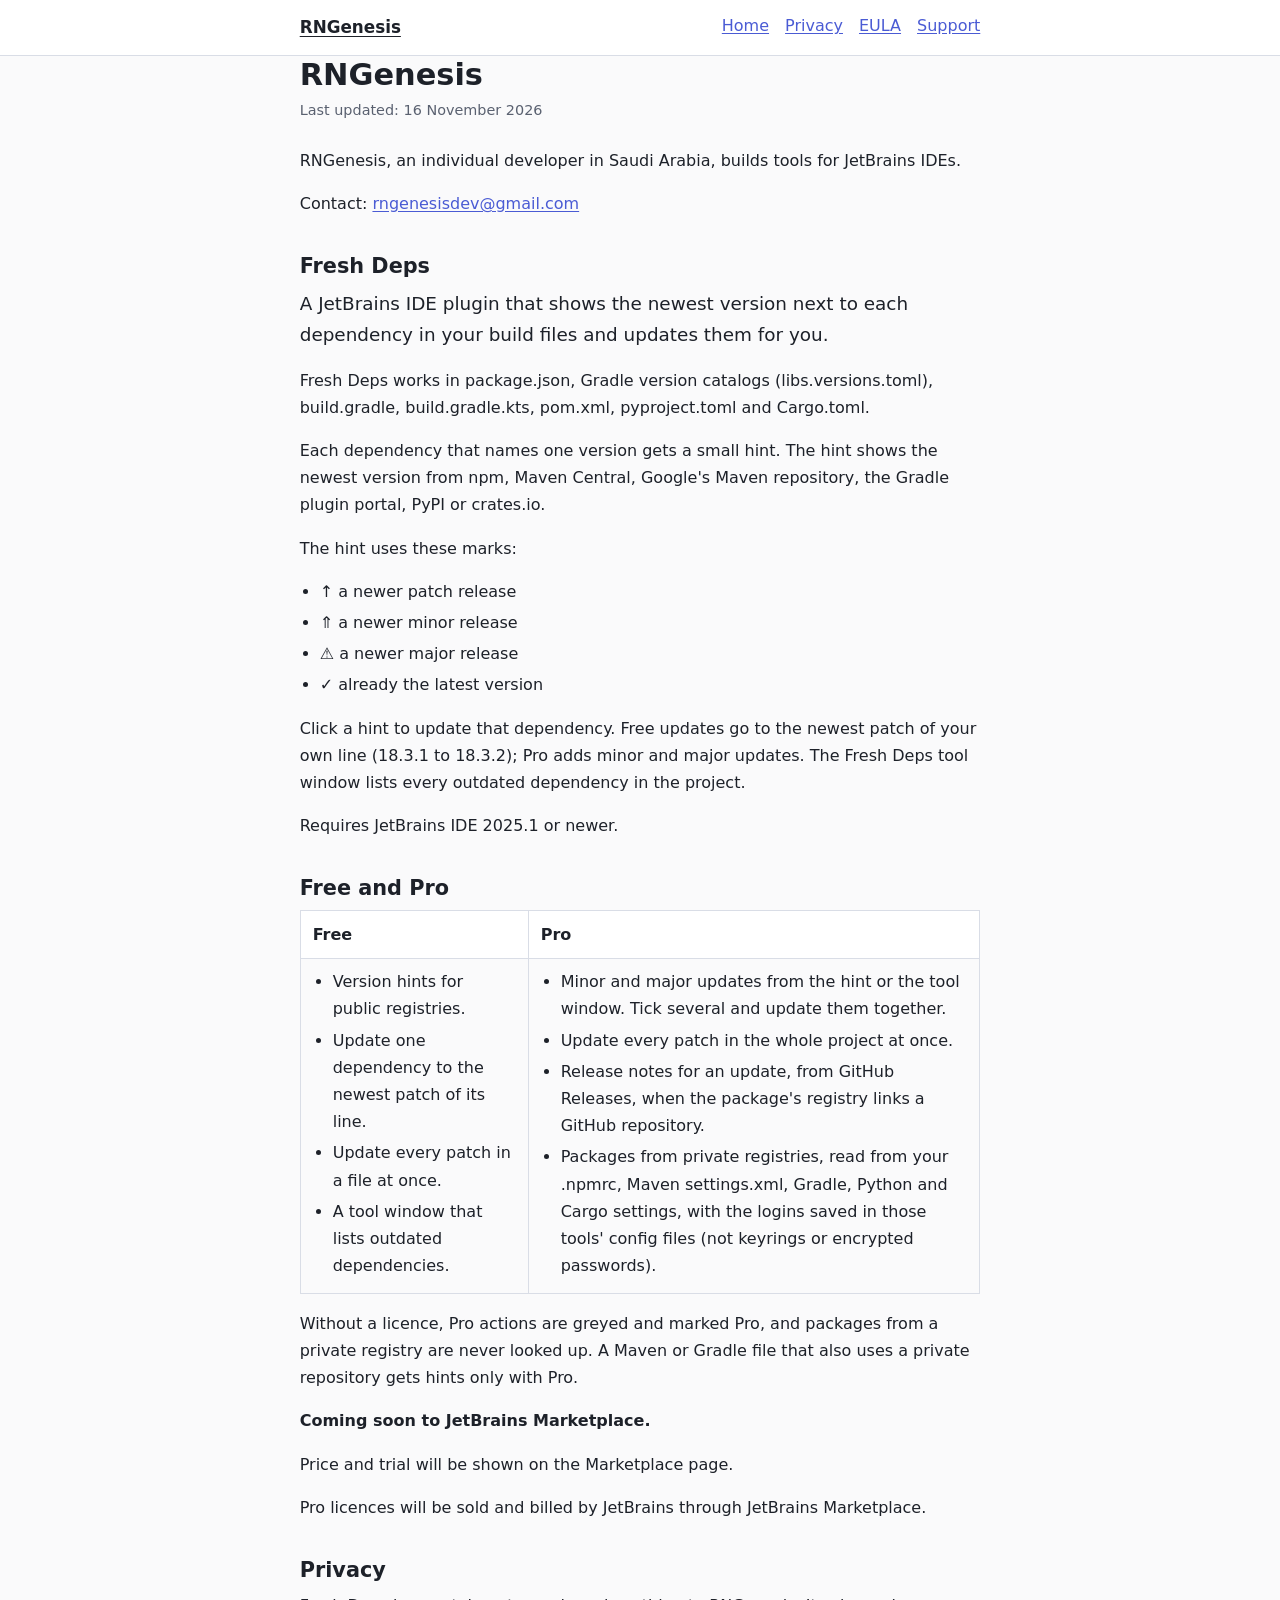
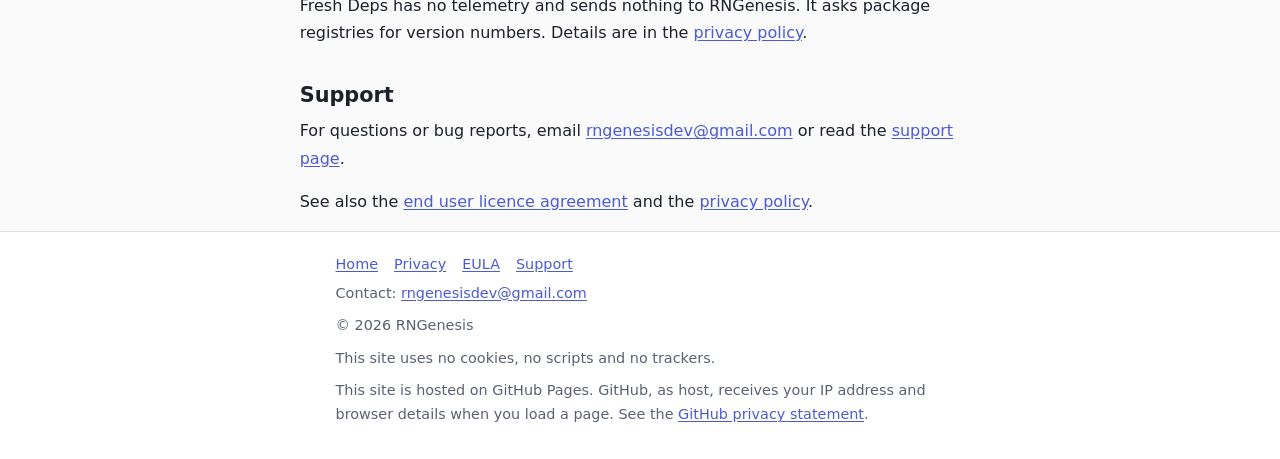
<file: index.html>
<!doctype html>
<html lang="en">
<head>
  <meta charset="utf-8">
  <meta name="viewport" content="width=device-width, initial-scale=1">
  <title>RNGenesis</title>
  <meta name="description" content="RNGenesis, an individual developer in Saudi Arabia, builds tools for JetBrains IDEs.">
  <link rel="stylesheet" href="style.css">
</head>
<body>

<header class="site-header">
  <div class="wrap">
    <a class="brand" href="index.html">RNGenesis</a>
    <nav aria-label="Main">
      <ul>
        <li><a href="index.html">Home</a></li>
        <li><a href="privacy.html">Privacy</a></li>
        <li><a href="eula.html">EULA</a></li>
        <li><a href="support.html">Support</a></li>
      </ul>
    </nav>
  </div>
</header>

<main class="wrap">

  <h1>RNGenesis</h1>
  <p class="updated">Last updated: 16 November 2026</p>

  <section>
    <p>RNGenesis, an individual developer in Saudi Arabia, builds tools for JetBrains IDEs.</p>
    <p>Contact: <a href="mailto:rngenesisdev@gmail.com">rngenesisdev@gmail.com</a></p>
  </section>

  <section>
    <h2>Fresh Deps</h2>
    <p class="lead">A JetBrains IDE plugin that shows the newest version next to each dependency in your build files and updates them for you.</p>

    <p>Fresh Deps works in package.json, Gradle version catalogs (libs.versions.toml), build.gradle, build.gradle.kts, pom.xml, pyproject.toml and Cargo.toml.</p>

    <p>Each dependency that names one version gets a small hint. The hint shows the newest version from npm, Maven Central, Google's Maven repository, the Gradle plugin portal, PyPI or crates.io.</p>

    <p>The hint uses these marks:</p>
    <ul>
      <li>↑ a newer patch release</li>
      <li>⇑ a newer minor release</li>
      <li>⚠ a newer major release</li>
      <li>✓ already the latest version</li>
    </ul>

    <p>Click a hint to update that dependency. Free updates go to the newest patch of your own line (18.3.1 to 18.3.2); Pro adds minor and major updates. The Fresh Deps tool window lists every outdated dependency in the project.</p>

    <p>Requires JetBrains IDE 2025.1 or newer.</p>
  </section>

  <section>
    <h2>Free and Pro</h2>

    <div class="table-wrap">
      <table>
        <thead>
          <tr>
            <th scope="col">Free</th>
            <th scope="col">Pro</th>
          </tr>
        </thead>
        <tbody>
          <tr>
            <td>
              <ul>
                <li>Version hints for public registries.</li>
                <li>Update one dependency to the newest patch of its line.</li>
                <li>Update every patch in a file at once.</li>
                <li>A tool window that lists outdated dependencies.</li>
              </ul>
            </td>
            <td>
              <ul>
                <li>Minor and major updates from the hint or the tool window. Tick several and update them together.</li>
                <li>Update every patch in the whole project at once.</li>
                <li>Release notes for an update, from GitHub Releases, when the package's registry links a GitHub repository.</li>
                <li>Packages from private registries, read from your .npmrc, Maven settings.xml, Gradle, Python and Cargo settings, with the logins saved in those tools' config files (not keyrings or encrypted passwords).</li>
              </ul>
            </td>
          </tr>
        </tbody>
      </table>
    </div>

    <p>Without a licence, Pro actions are greyed and marked Pro, and packages from a private registry are never looked up. A Maven or Gradle file that also uses a private repository gets hints only with Pro.</p>

    <p><strong>Coming soon to JetBrains Marketplace.</strong></p>

    <p>Price and trial will be shown on the Marketplace page.</p>
    <p>Pro licences will be sold and billed by JetBrains through JetBrains Marketplace.</p>
  </section>

  <section>
    <h2>Privacy</h2>
    <p>Fresh Deps has no telemetry and sends nothing to RNGenesis. It asks package registries for version numbers. Details are in the <a href="privacy.html">privacy policy</a>.</p>
  </section>

  <section>
    <h2>Support</h2>
    <p>For questions or bug reports, email <a href="mailto:rngenesisdev@gmail.com">rngenesisdev@gmail.com</a> or read the <a href="support.html">support page</a>.</p>
    <p>See also the <a href="eula.html">end user licence agreement</a> and the <a href="privacy.html">privacy policy</a>.</p>
  </section>

</main>

<footer class="site-footer">
  <div class="wrap">
    <nav aria-label="Footer">
      <ul>
        <li><a href="index.html">Home</a></li>
        <li><a href="privacy.html">Privacy</a></li>
        <li><a href="eula.html">EULA</a></li>
        <li><a href="support.html">Support</a></li>
      </ul>
    </nav>
    <p>Contact: <a href="mailto:rngenesisdev@gmail.com">rngenesisdev@gmail.com</a></p>
    <p>&copy; 2026 RNGenesis</p>
    <p>This site uses no cookies, no scripts and no trackers.</p>
    <p>This site is hosted on GitHub Pages. GitHub, as host, receives your IP address and browser details when you load a page. See the <a href="https://docs.github.com/en/site-policy/privacy-policies/github-general-privacy-statement">GitHub privacy statement</a>.</p>
  </div>
</footer>

</body>
</html>
</file>
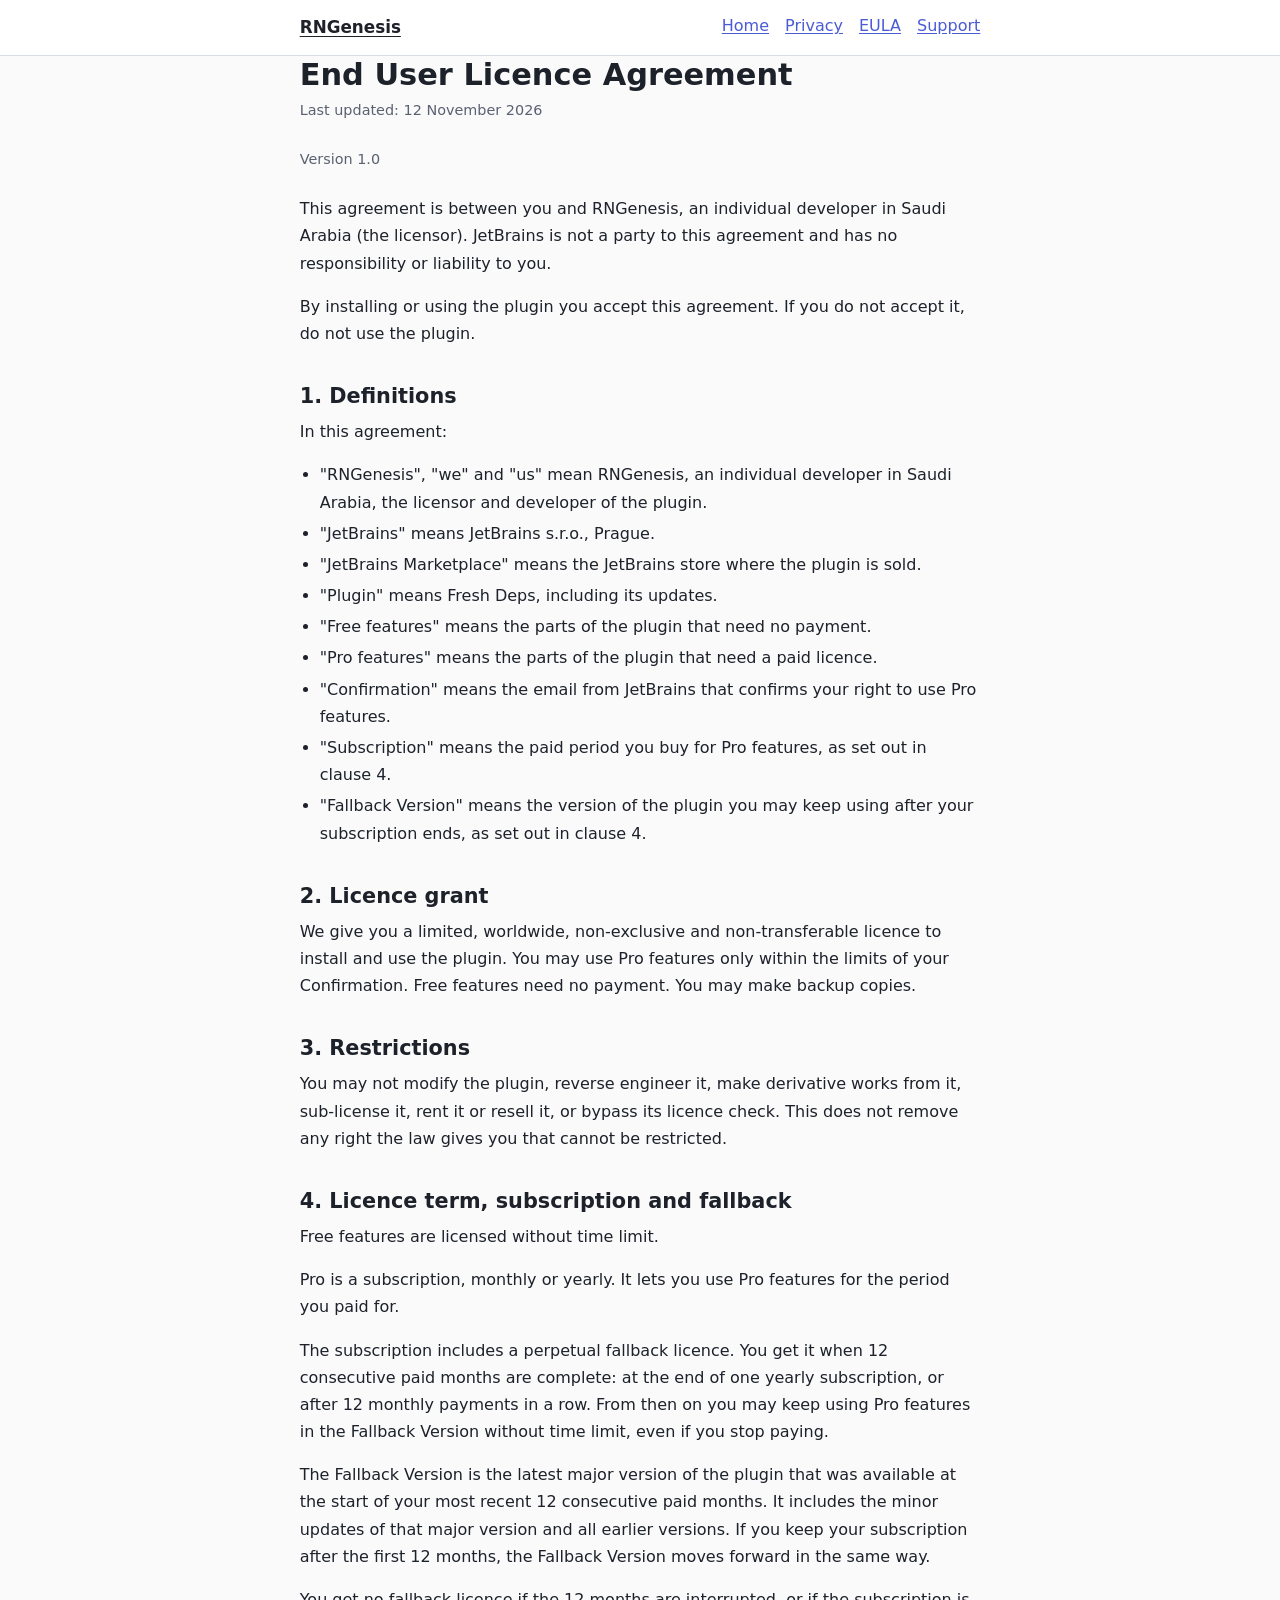
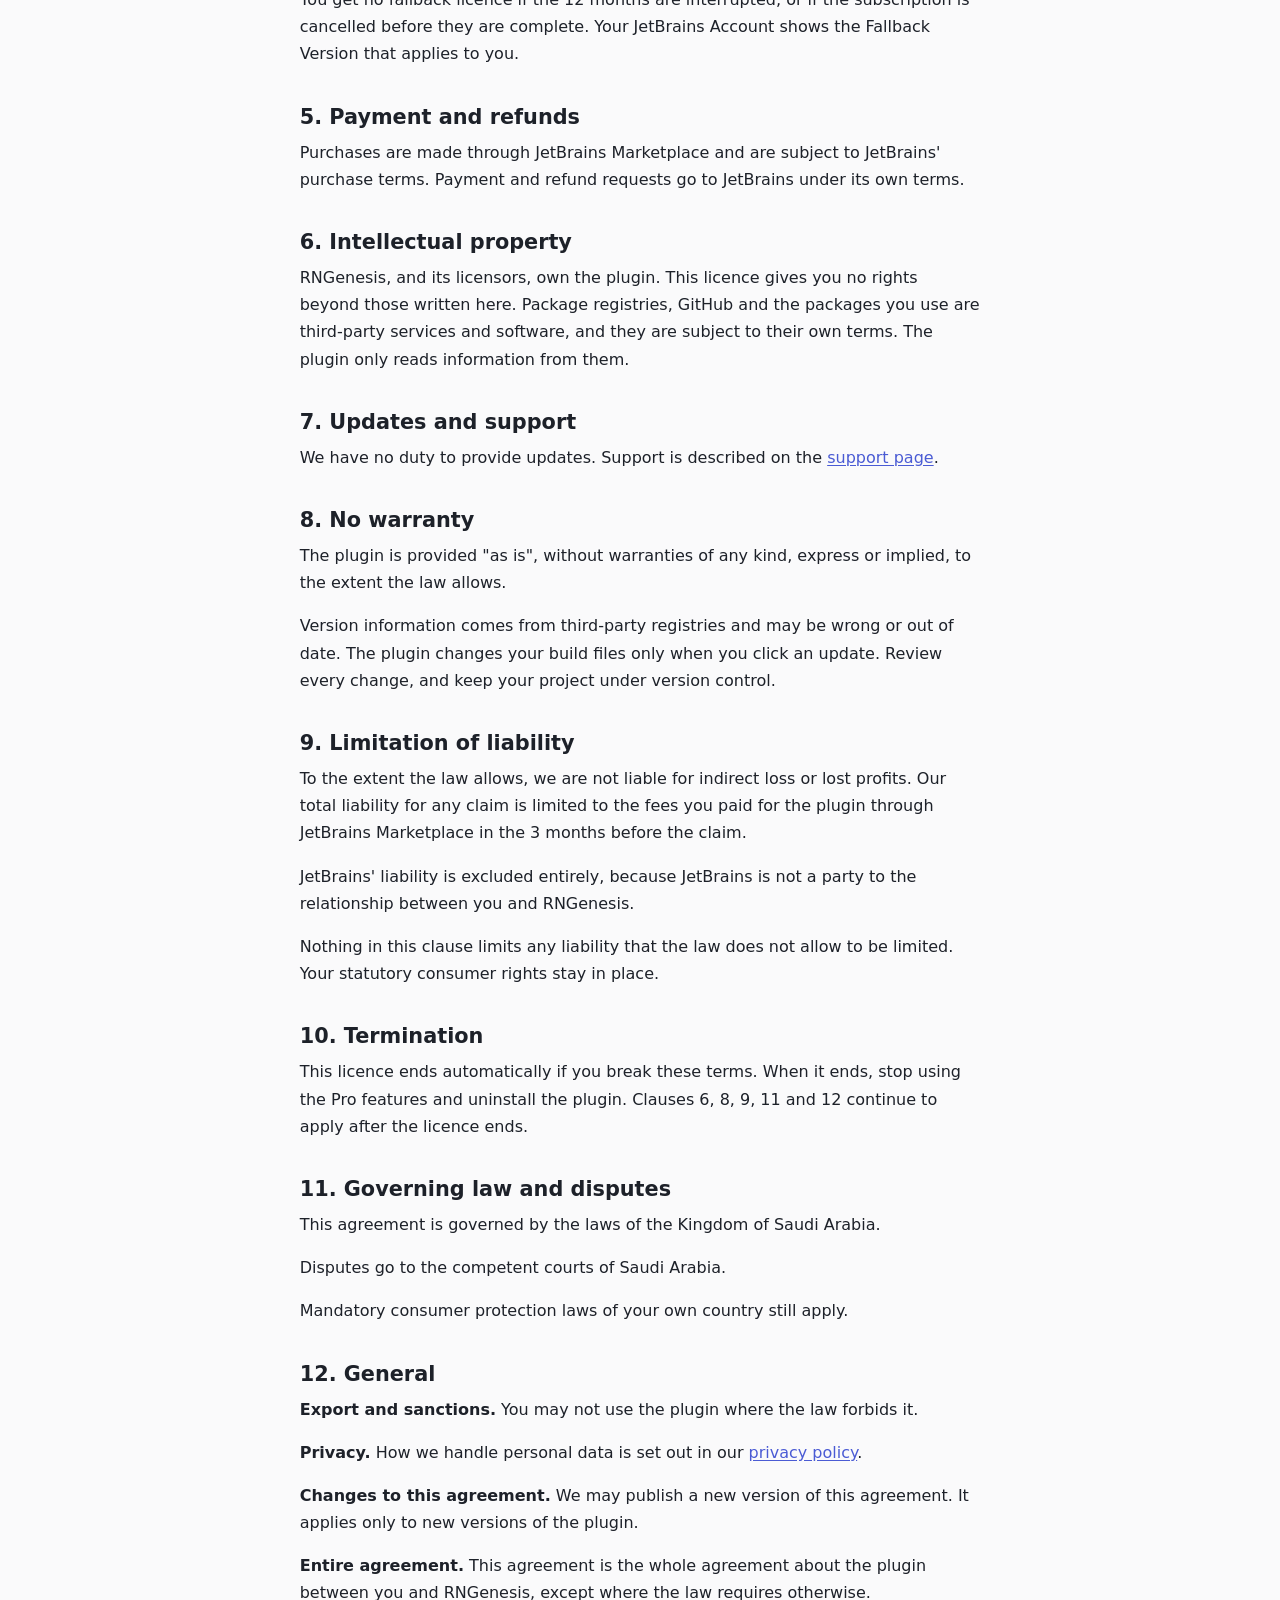
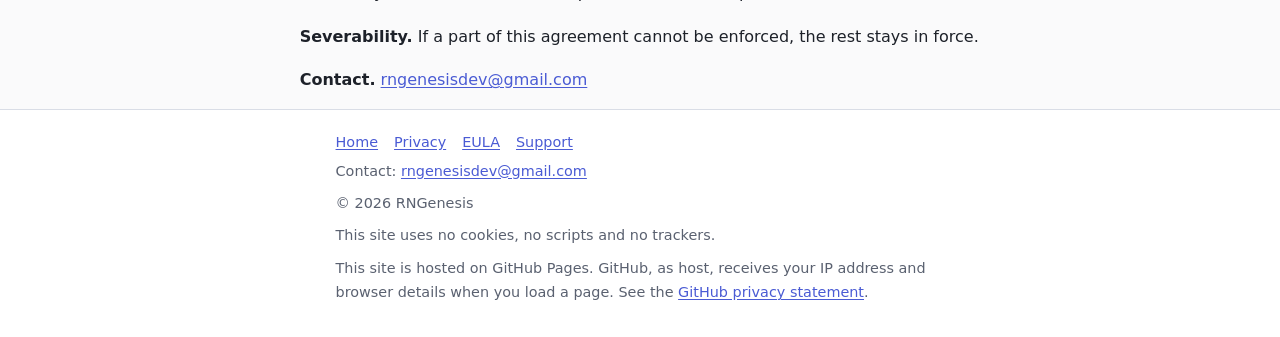
<file: eula.html>
<!doctype html>
<html lang="en">
<head>
  <meta charset="utf-8">
  <meta name="viewport" content="width=device-width, initial-scale=1">
  <title>EULA - Fresh Deps</title>
  <meta name="description" content="End user licence agreement for the Fresh Deps JetBrains IDE plugin.">
  <link rel="stylesheet" href="style.css">
</head>
<body>

<header class="site-header">
  <div class="wrap">
    <a class="brand" href="index.html">RNGenesis</a>
    <nav aria-label="Main">
      <ul>
        <li><a href="index.html">Home</a></li>
        <li><a href="privacy.html">Privacy</a></li>
        <li><a href="eula.html">EULA</a></li>
        <li><a href="support.html">Support</a></li>
      </ul>
    </nav>
  </div>
</header>

<main class="wrap">

  <h1>End User Licence Agreement</h1>
  <p class="updated">Last updated: 12 November 2026</p>
  <p class="updated">Version 1.0</p>


  <section>
    <p>This agreement is between you and RNGenesis, an individual developer in Saudi Arabia (the licensor). JetBrains is not a party to this agreement and has no responsibility or liability to you.</p>
    <p>By installing or using the plugin you accept this agreement. If you do not accept it, do not use the plugin.</p>
  </section>

  <section>
    <h2>1. Definitions</h2>
    <p>In this agreement:</p>
    <ul>
      <li>"RNGenesis", "we" and "us" mean RNGenesis, an individual developer in Saudi Arabia, the licensor and developer of the plugin.</li>
      <li>"JetBrains" means JetBrains s.r.o., Prague.</li>
      <li>"JetBrains Marketplace" means the JetBrains store where the plugin is sold.</li>
      <li>"Plugin" means Fresh Deps, including its updates.</li>
      <li>"Free features" means the parts of the plugin that need no payment.</li>
      <li>"Pro features" means the parts of the plugin that need a paid licence.</li>
      <li>"Confirmation" means the email from JetBrains that confirms your right to use Pro features.</li>
      <li>"Subscription" means the paid period you buy for Pro features, as set out in clause 4.</li>
      <li>"Fallback Version" means the version of the plugin you may keep using after your subscription ends, as set out in clause 4.</li>
    </ul>
  </section>

  <section>
    <h2>2. Licence grant</h2>
    <p>We give you a limited, worldwide, non-exclusive and non-transferable licence to install and use the plugin. You may use Pro features only within the limits of your Confirmation. Free features need no payment. You may make backup copies.</p>
  </section>

  <section>
    <h2>3. Restrictions</h2>
    <p>You may not modify the plugin, reverse engineer it, make derivative works from it, sub-license it, rent it or resell it, or bypass its licence check. This does not remove any right the law gives you that cannot be restricted.</p>
  </section>

  <section>
    <h2>4. Licence term, subscription and fallback</h2>
    <p>Free features are licensed without time limit.</p>
    <p>Pro is a subscription, monthly or yearly. It lets you use Pro features for the period you paid for.</p>
    <p>The subscription includes a perpetual fallback licence. You get it when 12 consecutive paid months are complete: at the end of one yearly subscription, or after 12 monthly payments in a row. From then on you may keep using Pro features in the Fallback Version without time limit, even if you stop paying.</p>
    <p>The Fallback Version is the latest major version of the plugin that was available at the start of your most recent 12 consecutive paid months. It includes the minor updates of that major version and all earlier versions. If you keep your subscription after the first 12 months, the Fallback Version moves forward in the same way.</p>
    <p>You get no fallback licence if the 12 months are interrupted, or if the subscription is cancelled before they are complete. Your JetBrains Account shows the Fallback Version that applies to you.</p>
  </section>

  <section>
    <h2>5. Payment and refunds</h2>
    <p>Purchases are made through JetBrains Marketplace and are subject to JetBrains' purchase terms. Payment and refund requests go to JetBrains under its own terms.</p>
  </section>

  <section>
    <h2>6. Intellectual property</h2>
    <p>RNGenesis, and its licensors, own the plugin. This licence gives you no rights beyond those written here. Package registries, GitHub and the packages you use are third-party services and software, and they are subject to their own terms. The plugin only reads information from them.</p>
  </section>

  <section>
    <h2>7. Updates and support</h2>
    <p>We have no duty to provide updates. Support is described on the <a href="support.html">support page</a>.</p>
  </section>

  <section>
    <h2>8. No warranty</h2>
    <p>The plugin is provided "as is", without warranties of any kind, express or implied, to the extent the law allows.</p>
    <p>Version information comes from third-party registries and may be wrong or out of date. The plugin changes your build files only when you click an update. Review every change, and keep your project under version control.</p>
  </section>

  <section>
    <h2>9. Limitation of liability</h2>
    <p>To the extent the law allows, we are not liable for indirect loss or lost profits. Our total liability for any claim is limited to the fees you paid for the plugin through JetBrains Marketplace in the 3 months before the claim.</p>
    <p>JetBrains' liability is excluded entirely, because JetBrains is not a party to the relationship between you and RNGenesis.</p>
    <p>Nothing in this clause limits any liability that the law does not allow to be limited. Your statutory consumer rights stay in place.</p>
  </section>

  <section>
    <h2>10. Termination</h2>
    <p>This licence ends automatically if you break these terms. When it ends, stop using the Pro features and uninstall the plugin. Clauses 6, 8, 9, 11 and 12 continue to apply after the licence ends.</p>
  </section>

  <section>
    <h2>11. Governing law and disputes</h2>
    <p>This agreement is governed by the laws of the Kingdom of Saudi Arabia.</p>
    <p>Disputes go to the competent courts of Saudi Arabia.</p>
    <p>Mandatory consumer protection laws of your own country still apply.</p>
  </section>

  <section>
    <h2>12. General</h2>
    <p><strong>Export and sanctions.</strong> You may not use the plugin where the law forbids it.</p>
    <p><strong>Privacy.</strong> How we handle personal data is set out in our <a href="privacy.html">privacy policy</a>.</p>
    <p><strong>Changes to this agreement.</strong> We may publish a new version of this agreement. It applies only to new versions of the plugin.</p>
    <p><strong>Entire agreement.</strong> This agreement is the whole agreement about the plugin between you and RNGenesis, except where the law requires otherwise.</p>
    <p><strong>Severability.</strong> If a part of this agreement cannot be enforced, the rest stays in force.</p>
    <p><strong>Contact.</strong> <a href="mailto:rngenesisdev@gmail.com">rngenesisdev@gmail.com</a></p>
  </section>

</main>

<footer class="site-footer">
  <div class="wrap">
    <nav aria-label="Footer">
      <ul>
        <li><a href="index.html">Home</a></li>
        <li><a href="privacy.html">Privacy</a></li>
        <li><a href="eula.html">EULA</a></li>
        <li><a href="support.html">Support</a></li>
      </ul>
    </nav>
    <p>Contact: <a href="mailto:rngenesisdev@gmail.com">rngenesisdev@gmail.com</a></p>
    <p>&copy; 2026 RNGenesis</p>
    <p>This site uses no cookies, no scripts and no trackers.</p>
    <p>This site is hosted on GitHub Pages. GitHub, as host, receives your IP address and browser details when you load a page. See the <a href="https://docs.github.com/en/site-policy/privacy-policies/github-general-privacy-statement">GitHub privacy statement</a>.</p>
  </div>
</footer>

</body>
</html>
</file>
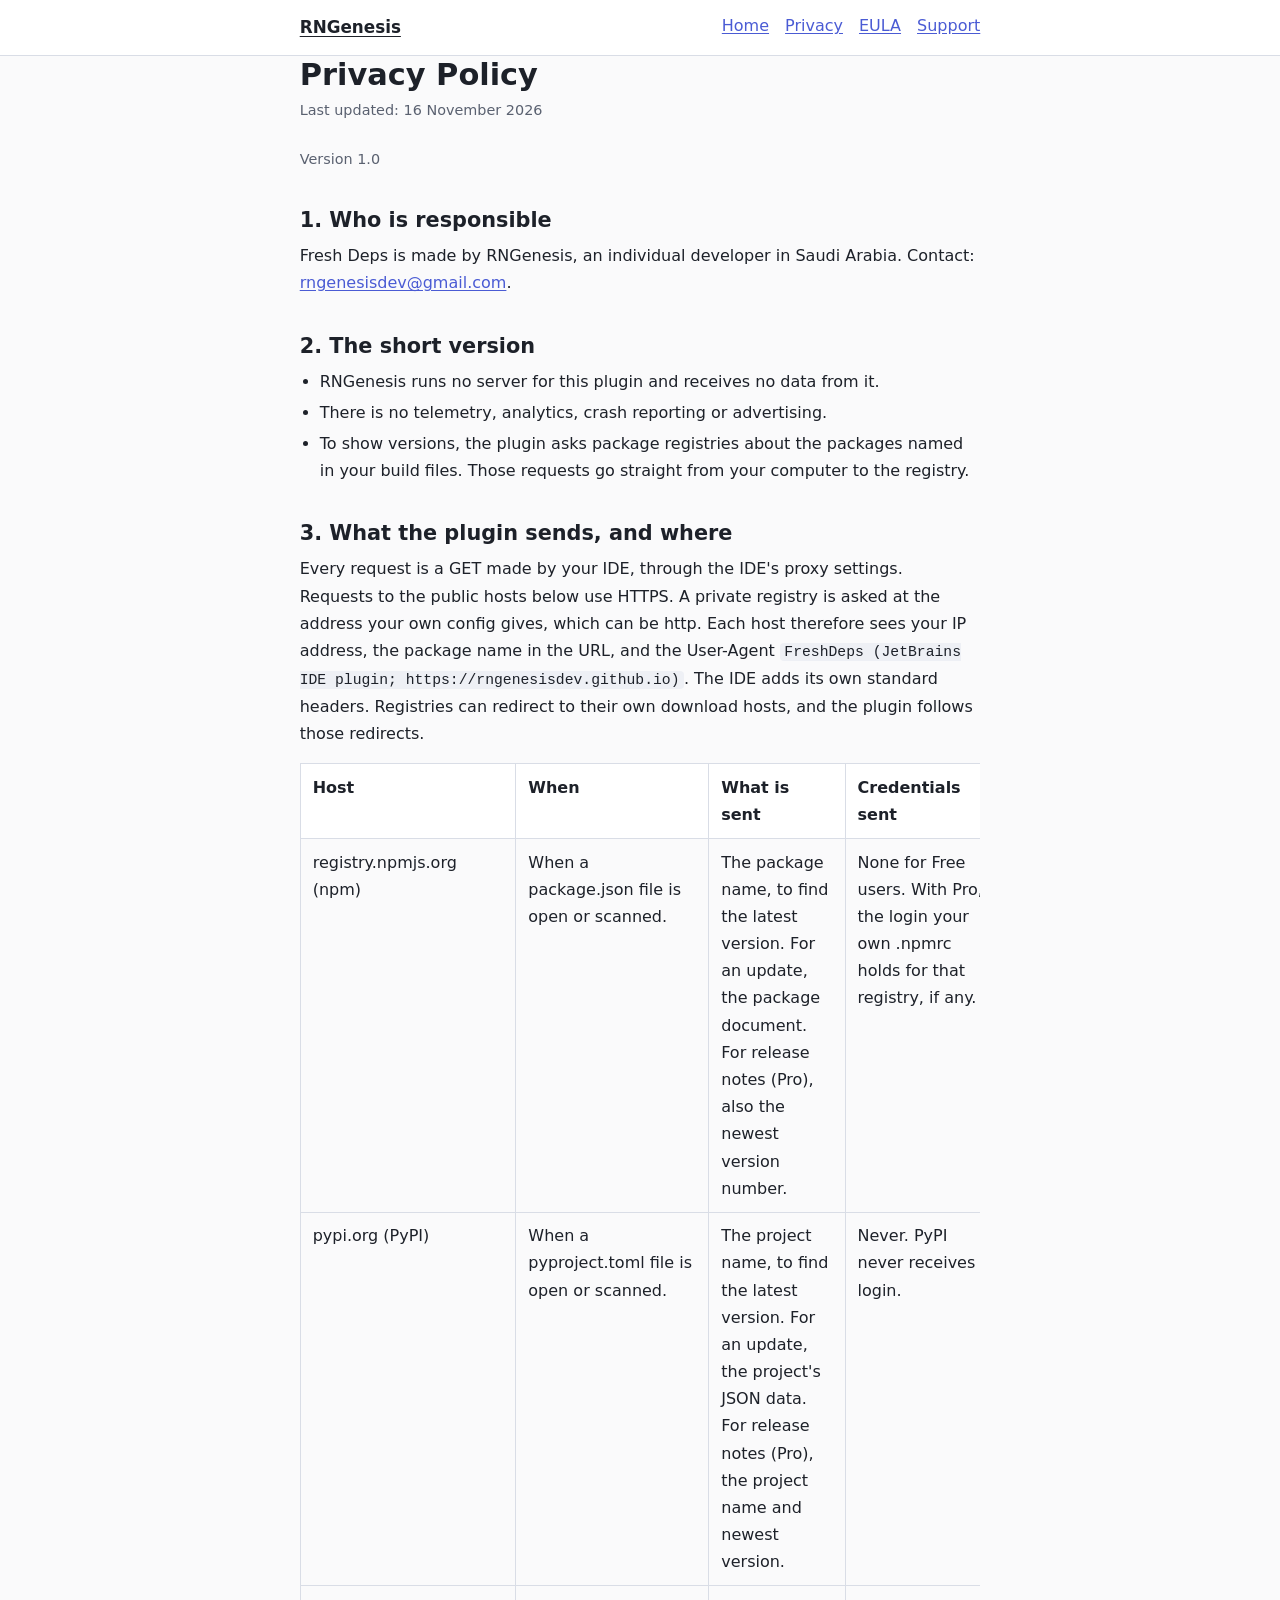
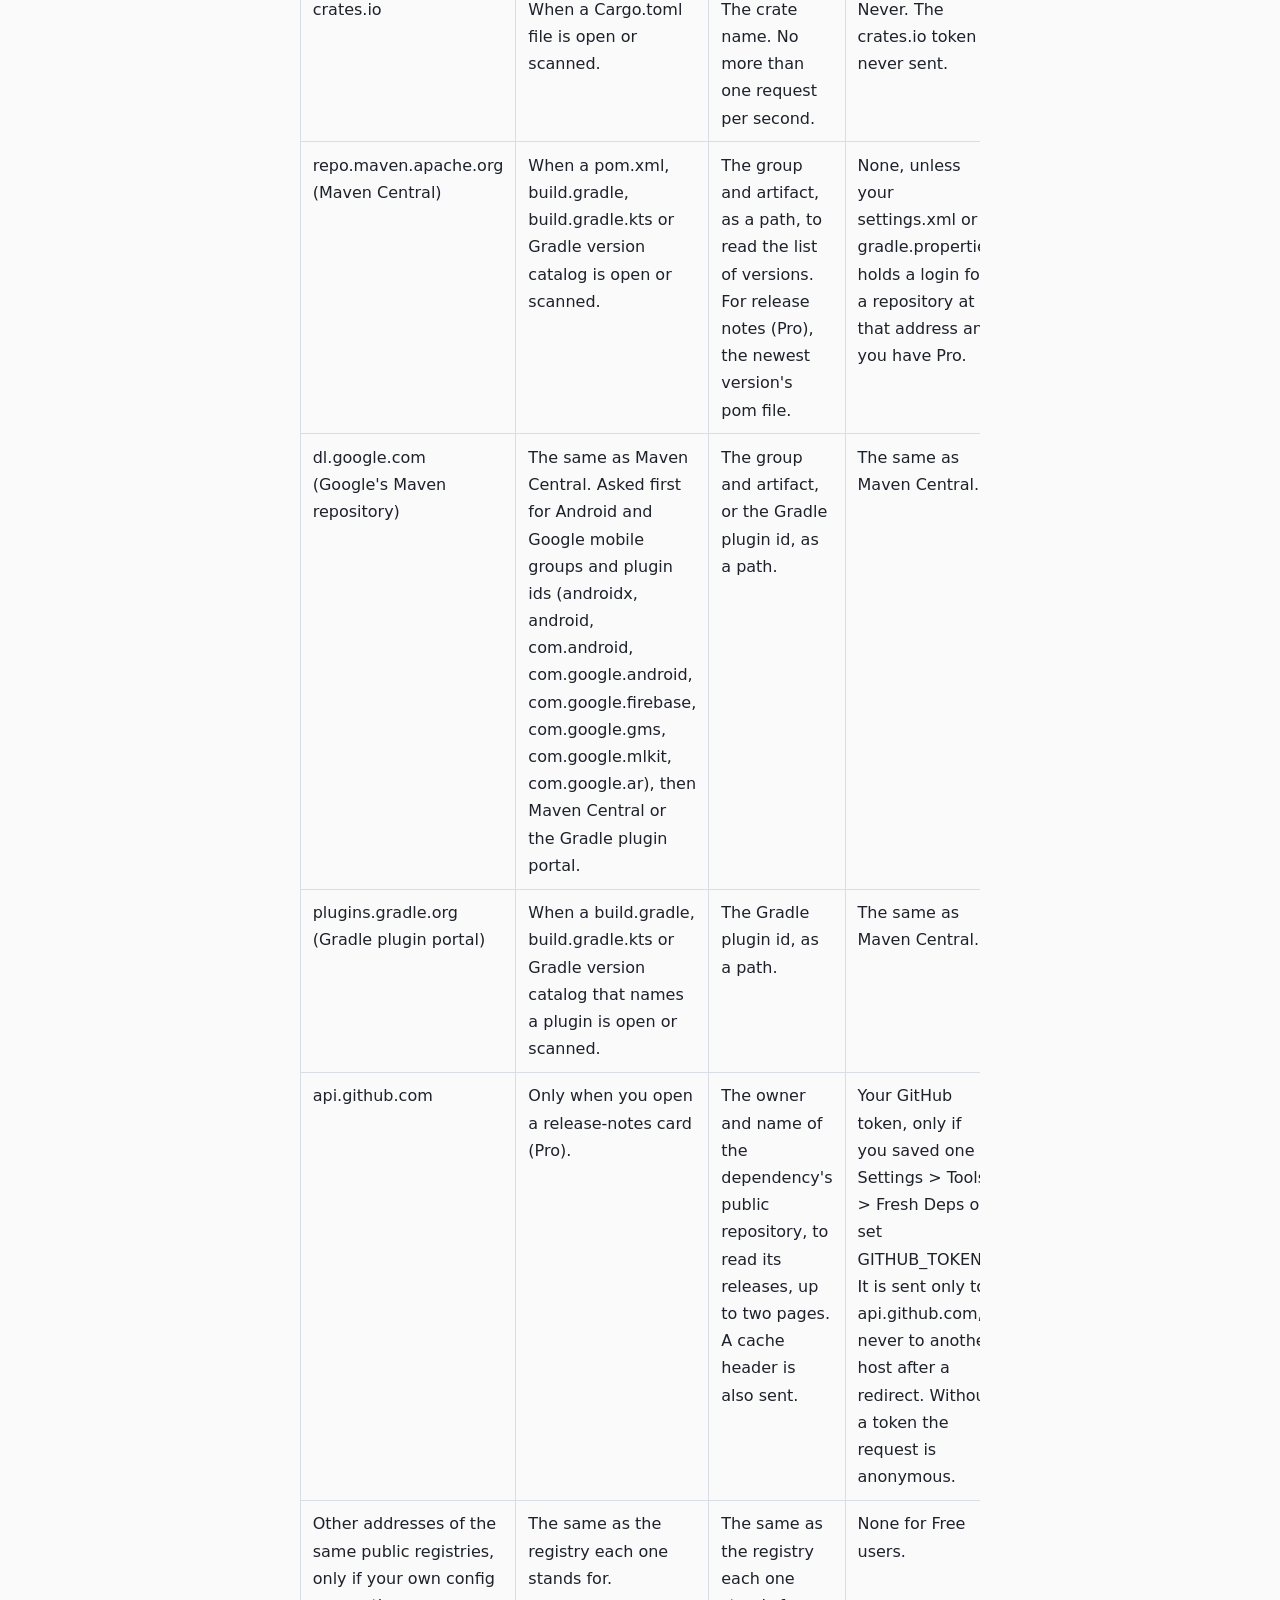
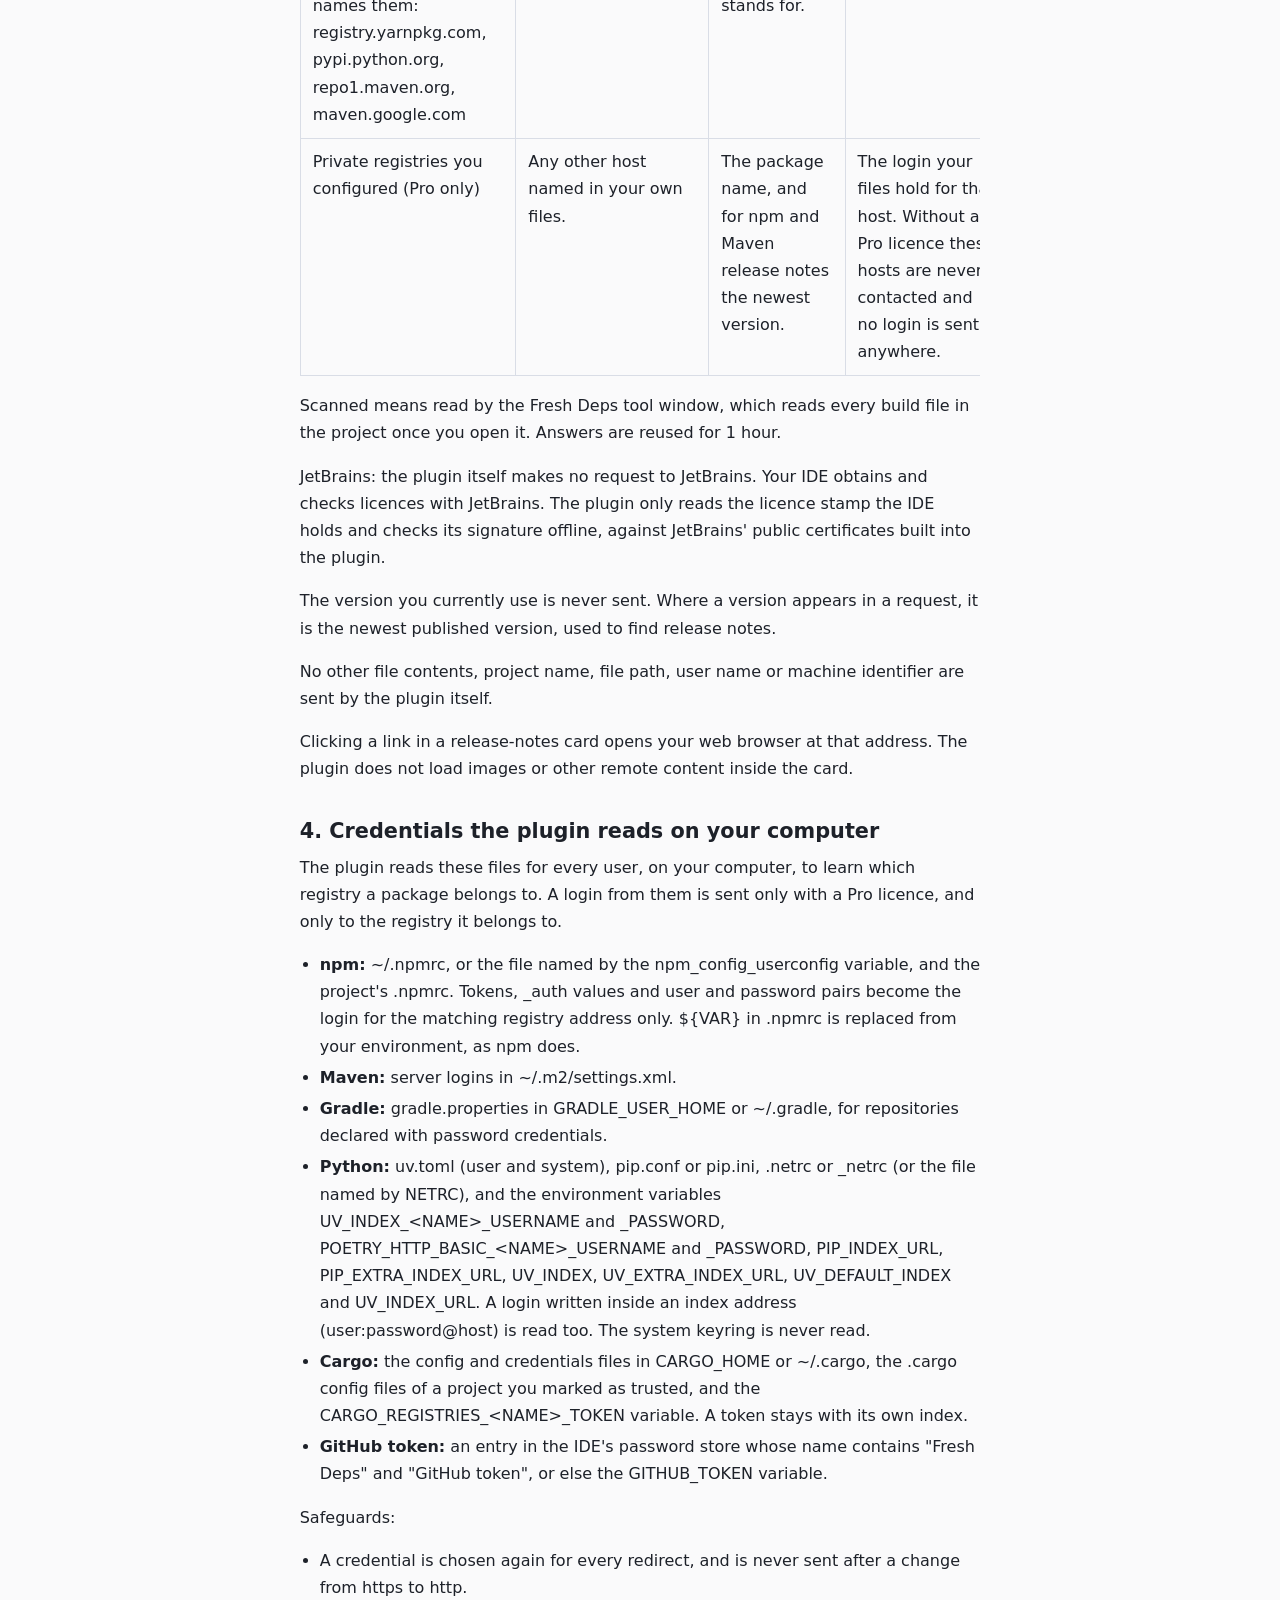
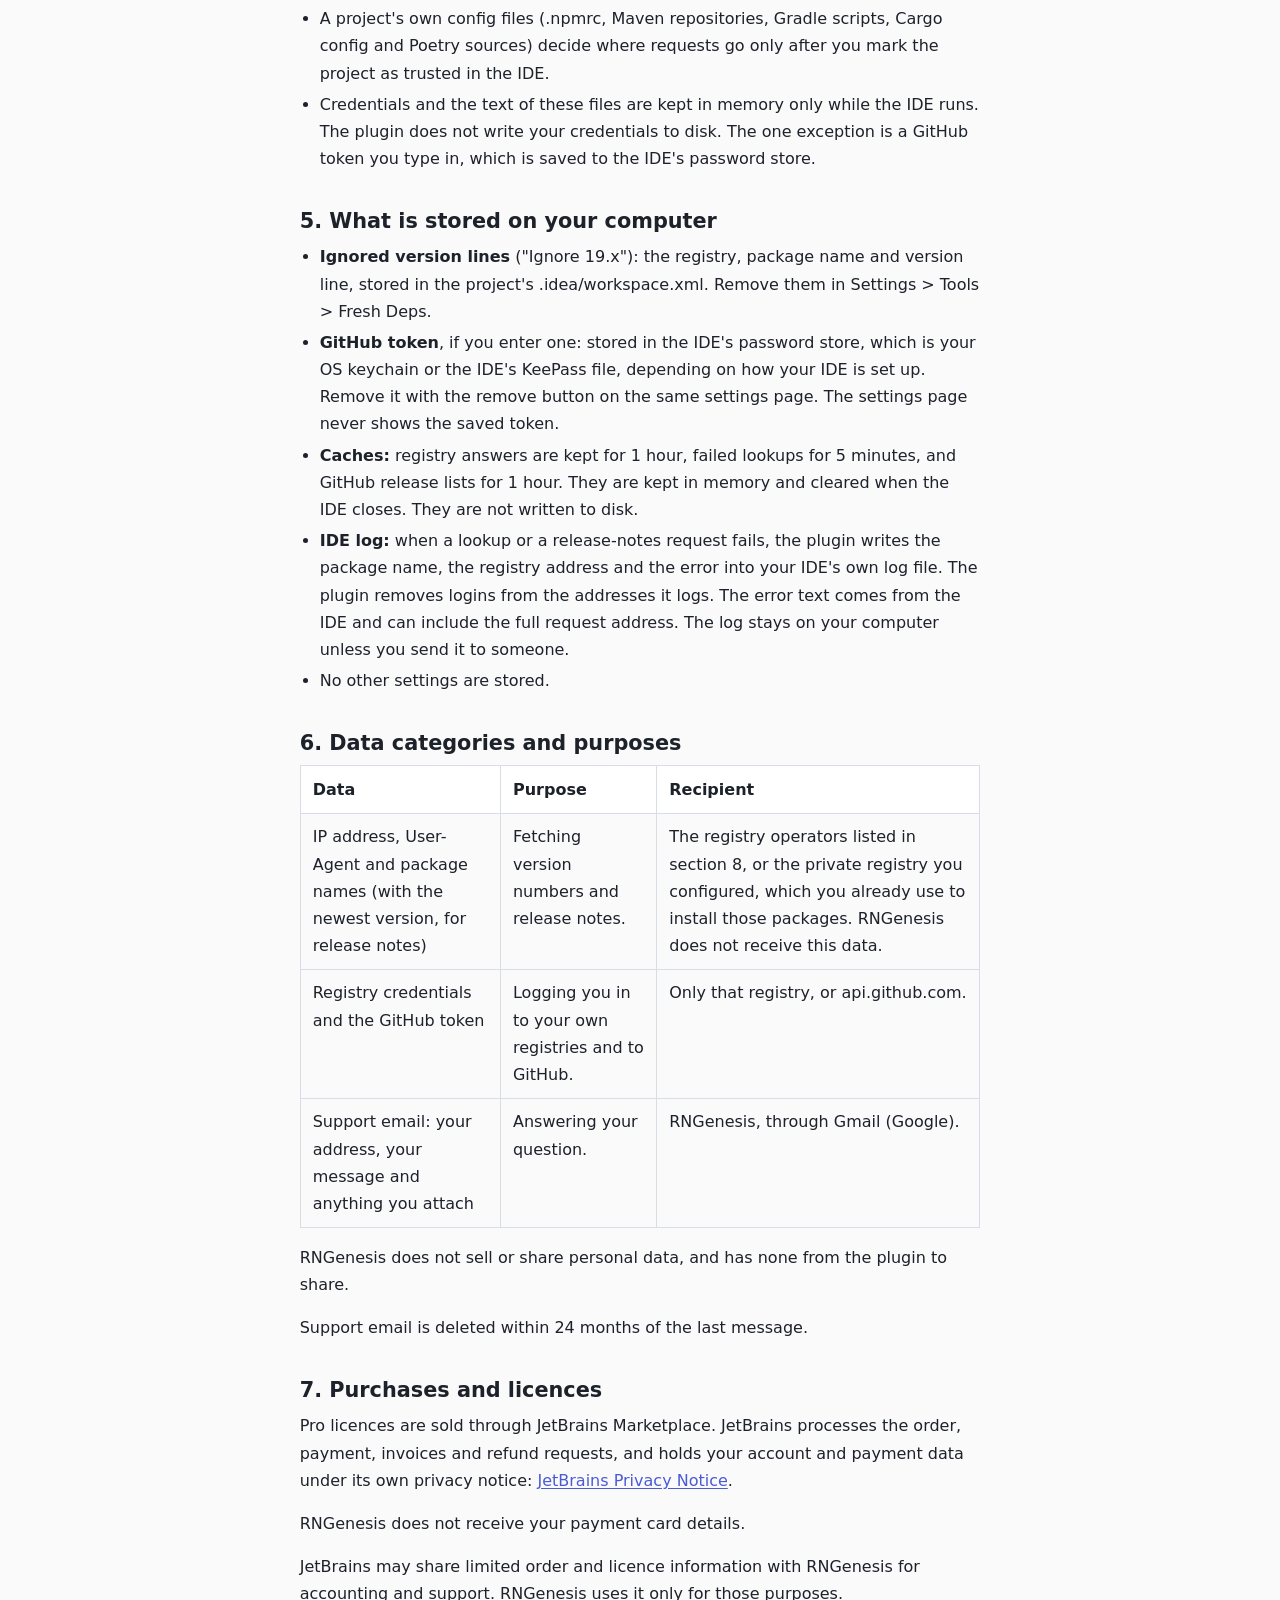
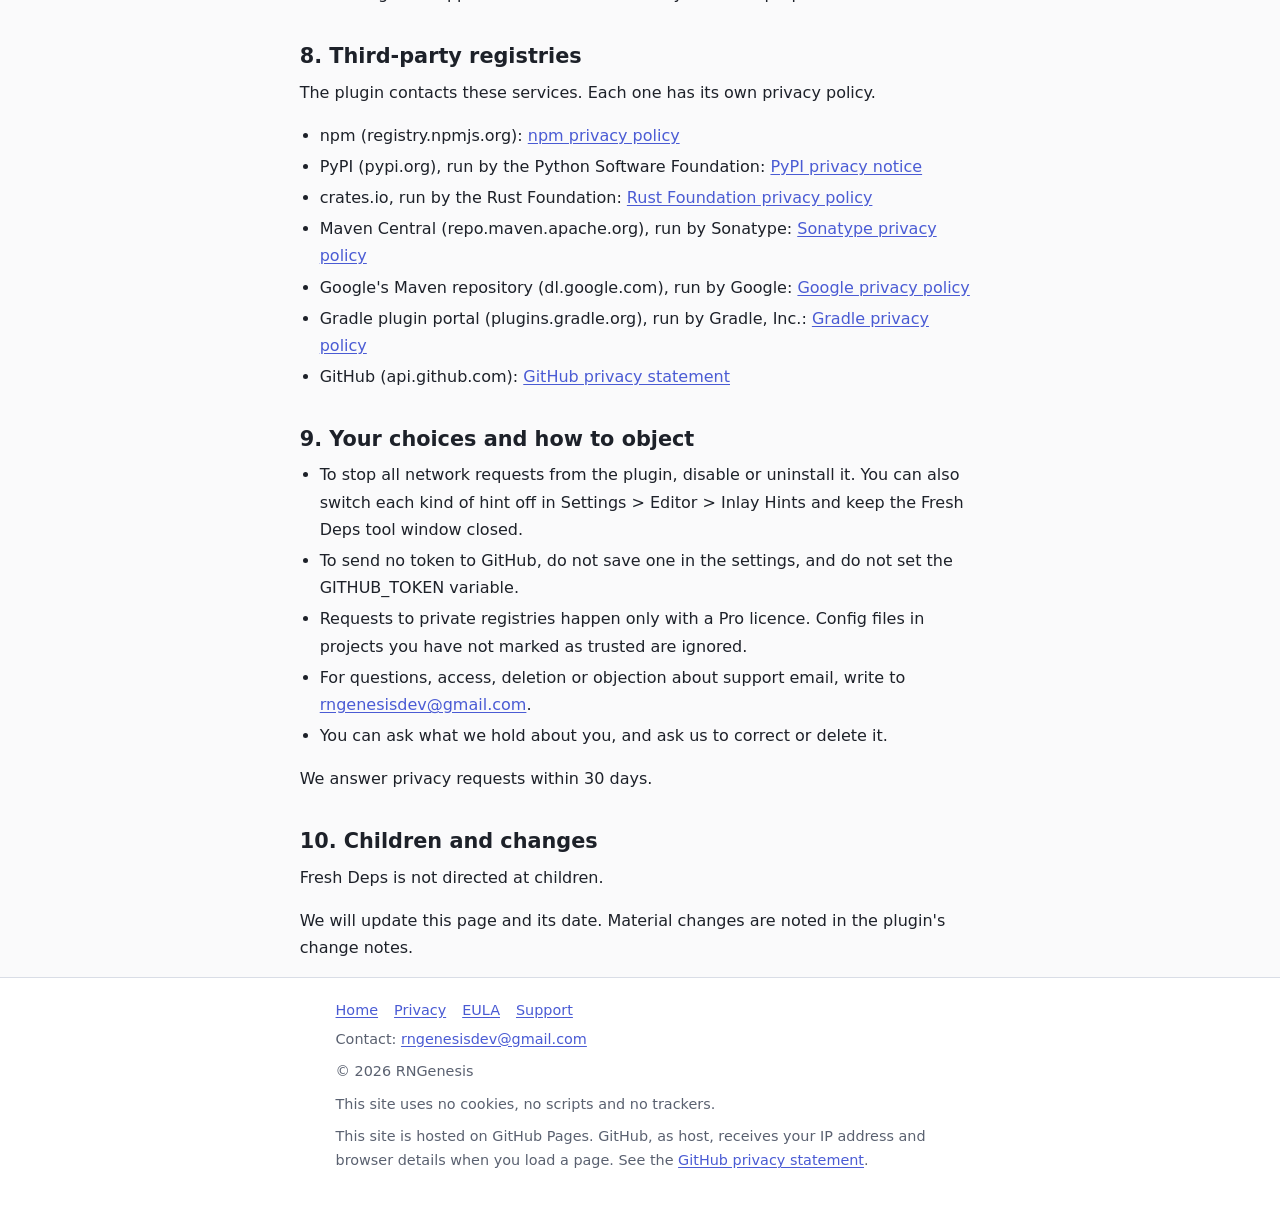
<file: privacy.html>
<!doctype html>
<html lang="en">
<head>
  <meta charset="utf-8">
  <meta name="viewport" content="width=device-width, initial-scale=1">
  <title>Privacy Policy - Fresh Deps</title>
  <meta name="description" content="How the Fresh Deps plugin and the RNGenesis website handle personal data.">
  <link rel="stylesheet" href="style.css">
</head>
<body>

<header class="site-header">
  <div class="wrap">
    <a class="brand" href="index.html">RNGenesis</a>
    <nav aria-label="Main">
      <ul>
        <li><a href="index.html">Home</a></li>
        <li><a href="privacy.html">Privacy</a></li>
        <li><a href="eula.html">EULA</a></li>
        <li><a href="support.html">Support</a></li>
      </ul>
    </nav>
  </div>
</header>

<main class="wrap">

  <h1>Privacy Policy</h1>
  <p class="updated">Last updated: 16 November 2026</p>
  <p class="updated">Version 1.0</p>

  <section>
    <h2>1. Who is responsible</h2>
    <p>Fresh Deps is made by RNGenesis, an individual developer in Saudi Arabia. Contact: <a href="mailto:rngenesisdev@gmail.com">rngenesisdev@gmail.com</a>.</p>
  </section>

  <section>
    <h2>2. The short version</h2>
    <ul>
      <li>RNGenesis runs no server for this plugin and receives no data from it.</li>
      <li>There is no telemetry, analytics, crash reporting or advertising.</li>
      <li>To show versions, the plugin asks package registries about the packages named in your build files. Those requests go straight from your computer to the registry.</li>
    </ul>
  </section>

  <section>
    <h2>3. What the plugin sends, and where</h2>
    <p>Every request is a GET made by your IDE, through the IDE's proxy settings. Requests to the public hosts below use HTTPS. A private registry is asked at the address your own config gives, which can be http. Each host therefore sees your IP address, the package name in the URL, and the User-Agent <code>FreshDeps (JetBrains IDE plugin; https://rngenesisdev.github.io)</code>. The IDE adds its own standard headers. Registries can redirect to their own download hosts, and the plugin follows those redirects.</p>

    <div class="table-wrap">
      <table>
        <thead>
          <tr>
            <th scope="col">Host</th>
            <th scope="col">When</th>
            <th scope="col">What is sent</th>
            <th scope="col">Credentials sent</th>
          </tr>
        </thead>
        <tbody>
          <tr>
            <td>registry.npmjs.org (npm)</td>
            <td>When a package.json file is open or scanned.</td>
            <td>The package name, to find the latest version. For an update, the package document. For release notes (Pro), also the newest version number.</td>
            <td>None for Free users. With Pro, the login your own .npmrc holds for that registry, if any.</td>
          </tr>
          <tr>
            <td>pypi.org (PyPI)</td>
            <td>When a pyproject.toml file is open or scanned.</td>
            <td>The project name, to find the latest version. For an update, the project's JSON data. For release notes (Pro), the project name and newest version.</td>
            <td>Never. PyPI never receives a login.</td>
          </tr>
          <tr>
            <td>crates.io</td>
            <td>When a Cargo.toml file is open or scanned.</td>
            <td>The crate name. No more than one request per second.</td>
            <td>Never. The crates.io token is never sent.</td>
          </tr>
          <tr>
            <td>repo.maven.apache.org (Maven Central)</td>
            <td>When a pom.xml, build.gradle, build.gradle.kts or Gradle version catalog is open or scanned.</td>
            <td>The group and artifact, as a path, to read the list of versions. For release notes (Pro), the newest version's pom file.</td>
            <td>None, unless your settings.xml or gradle.properties holds a login for a repository at that address and you have Pro.</td>
          </tr>
          <tr>
            <td>dl.google.com (Google's Maven repository)</td>
            <td>The same as Maven Central. Asked first for Android and Google mobile groups and plugin ids (androidx, android, com.android, com.google.android, com.google.firebase, com.google.gms, com.google.mlkit, com.google.ar), then Maven Central or the Gradle plugin portal.</td>
            <td>The group and artifact, or the Gradle plugin id, as a path.</td>
            <td>The same as Maven Central.</td>
          </tr>
          <tr>
            <td>plugins.gradle.org (Gradle plugin portal)</td>
            <td>When a build.gradle, build.gradle.kts or Gradle version catalog that names a plugin is open or scanned.</td>
            <td>The Gradle plugin id, as a path.</td>
            <td>The same as Maven Central.</td>
          </tr>
          <tr>
            <td>api.github.com</td>
            <td>Only when you open a release-notes card (Pro).</td>
            <td>The owner and name of the dependency's public repository, to read its releases, up to two pages. A cache header is also sent.</td>
            <td>Your GitHub token, only if you saved one in Settings &gt; Tools &gt; Fresh Deps or set GITHUB_TOKEN. It is sent only to api.github.com, never to another host after a redirect. Without a token the request is anonymous.</td>
          </tr>
          <tr>
            <td>Other addresses of the same public registries, only if your own config names them: registry.yarnpkg.com, pypi.python.org, repo1.maven.org, maven.google.com</td>
            <td>The same as the registry each one stands for.</td>
            <td>The same as the registry each one stands for.</td>
            <td>None for Free users.</td>
          </tr>
          <tr>
            <td>Private registries you configured (Pro only)</td>
            <td>Any other host named in your own files.</td>
            <td>The package name, and for npm and Maven release notes the newest version.</td>
            <td>The login your files hold for that host. Without a Pro licence these hosts are never contacted and no login is sent anywhere.</td>
          </tr>
        </tbody>
      </table>
    </div>

    <p>Scanned means read by the Fresh Deps tool window, which reads every build file in the project once you open it. Answers are reused for 1 hour.</p>

    <p>JetBrains: the plugin itself makes no request to JetBrains. Your IDE obtains and checks licences with JetBrains. The plugin only reads the licence stamp the IDE holds and checks its signature offline, against JetBrains' public certificates built into the plugin.</p>

    <p>The version you currently use is never sent. Where a version appears in a request, it is the newest published version, used to find release notes.</p>
    <p>No other file contents, project name, file path, user name or machine identifier are sent by the plugin itself.</p>
    <p>Clicking a link in a release-notes card opens your web browser at that address. The plugin does not load images or other remote content inside the card.</p>
  </section>

  <section>
    <h2>4. Credentials the plugin reads on your computer</h2>
    <p>The plugin reads these files for every user, on your computer, to learn which registry a package belongs to. A login from them is sent only with a Pro licence, and only to the registry it belongs to.</p>
    <ul>
      <li><strong>npm:</strong> ~/.npmrc, or the file named by the npm_config_userconfig variable, and the project's .npmrc. Tokens, _auth values and user and password pairs become the login for the matching registry address only. ${VAR} in .npmrc is replaced from your environment, as npm does.</li>
      <li><strong>Maven:</strong> server logins in ~/.m2/settings.xml.</li>
      <li><strong>Gradle:</strong> gradle.properties in GRADLE_USER_HOME or ~/.gradle, for repositories declared with password credentials.</li>
      <li><strong>Python:</strong> uv.toml (user and system), pip.conf or pip.ini, .netrc or _netrc (or the file named by NETRC), and the environment variables UV_INDEX_&lt;NAME&gt;_USERNAME and _PASSWORD, POETRY_HTTP_BASIC_&lt;NAME&gt;_USERNAME and _PASSWORD, PIP_INDEX_URL, PIP_EXTRA_INDEX_URL, UV_INDEX, UV_EXTRA_INDEX_URL, UV_DEFAULT_INDEX and UV_INDEX_URL. A login written inside an index address (user:password@host) is read too. The system keyring is never read.</li>
      <li><strong>Cargo:</strong> the config and credentials files in CARGO_HOME or ~/.cargo, the .cargo config files of a project you marked as trusted, and the CARGO_REGISTRIES_&lt;NAME&gt;_TOKEN variable. A token stays with its own index.</li>
      <li><strong>GitHub token:</strong> an entry in the IDE's password store whose name contains "Fresh Deps" and "GitHub token", or else the GITHUB_TOKEN variable.</li>
    </ul>
    <p>Safeguards:</p>
    <ul>
      <li>A credential is chosen again for every redirect, and is never sent after a change from https to http.</li>
      <li>A project's own config files (.npmrc, Maven repositories, Gradle scripts, Cargo config and Poetry sources) decide where requests go only after you mark the project as trusted in the IDE.</li>
      <li>Credentials and the text of these files are kept in memory only while the IDE runs. The plugin does not write your credentials to disk. The one exception is a GitHub token you type in, which is saved to the IDE's password store.</li>
    </ul>
  </section>

  <section>
    <h2>5. What is stored on your computer</h2>
    <ul>
      <li><strong>Ignored version lines</strong> ("Ignore 19.x"): the registry, package name and version line, stored in the project's .idea/workspace.xml. Remove them in Settings &gt; Tools &gt; Fresh Deps.</li>
      <li><strong>GitHub token</strong>, if you enter one: stored in the IDE's password store, which is your OS keychain or the IDE's KeePass file, depending on how your IDE is set up. Remove it with the remove button on the same settings page. The settings page never shows the saved token.</li>
      <li><strong>Caches:</strong> registry answers are kept for 1 hour, failed lookups for 5 minutes, and GitHub release lists for 1 hour. They are kept in memory and cleared when the IDE closes. They are not written to disk.</li>
      <li><strong>IDE log:</strong> when a lookup or a release-notes request fails, the plugin writes the package name, the registry address and the error into your IDE's own log file. The plugin removes logins from the addresses it logs. The error text comes from the IDE and can include the full request address. The log stays on your computer unless you send it to someone.</li>
      <li>No other settings are stored.</li>
    </ul>
  </section>

  <section>
    <h2>6. Data categories and purposes</h2>
    <div class="table-wrap">
      <table>
        <thead>
          <tr>
            <th scope="col">Data</th>
            <th scope="col">Purpose</th>
            <th scope="col">Recipient</th>
          </tr>
        </thead>
        <tbody>
          <tr>
            <td>IP address, User-Agent and package names (with the newest version, for release notes)</td>
            <td>Fetching version numbers and release notes.</td>
            <td>The registry operators listed in section 8, or the private registry you configured, which you already use to install those packages. RNGenesis does not receive this data.</td>
          </tr>
          <tr>
            <td>Registry credentials and the GitHub token</td>
            <td>Logging you in to your own registries and to GitHub.</td>
            <td>Only that registry, or api.github.com.</td>
          </tr>
          <tr>
            <td>Support email: your address, your message and anything you attach</td>
            <td>Answering your question.</td>
            <td>RNGenesis, through Gmail (Google).</td>
          </tr>
        </tbody>
      </table>
    </div>
    <p>RNGenesis does not sell or share personal data, and has none from the plugin to share.</p>
    <p>Support email is deleted within 24 months of the last message.</p>
  </section>

  <section>
    <h2>7. Purchases and licences</h2>
    <p>Pro licences are sold through JetBrains Marketplace. JetBrains processes the order, payment, invoices and refund requests, and holds your account and payment data under its own privacy notice: <a href="https://www.jetbrains.com/legal/docs/privacy/privacy/">JetBrains Privacy Notice</a>.</p>
    <p>RNGenesis does not receive your payment card details.</p>
    <p>JetBrains may share limited order and licence information with RNGenesis for accounting and support. RNGenesis uses it only for those purposes.</p>
  </section>

  <section>
    <h2>8. Third-party registries</h2>
    <p>The plugin contacts these services. Each one has its own privacy policy.</p>
    <ul>
      <li>npm (registry.npmjs.org): <a href="https://docs.npmjs.com/policies/privacy/">npm privacy policy</a></li>
      <li>PyPI (pypi.org), run by the Python Software Foundation: <a href="https://policies.python.org/pypi.org/Privacy-Notice/">PyPI privacy notice</a></li>
      <li>crates.io, run by the Rust Foundation: <a href="https://rustfoundation.org/policy/privacy-policy/">Rust Foundation privacy policy</a></li>
      <li>Maven Central (repo.maven.apache.org), run by Sonatype: <a href="https://www.sonatype.com/privacy-policy">Sonatype privacy policy</a></li>
      <li>Google's Maven repository (dl.google.com), run by Google: <a href="https://policies.google.com/privacy">Google privacy policy</a></li>
      <li>Gradle plugin portal (plugins.gradle.org), run by Gradle, Inc.: <a href="https://develocity.ai/legal/privacy/">Gradle privacy policy</a></li>
      <li>GitHub (api.github.com): <a href="https://docs.github.com/en/site-policy/privacy-policies/github-general-privacy-statement">GitHub privacy statement</a></li>
    </ul>
  </section>

  <section>
    <h2>9. Your choices and how to object</h2>
    <ul>
      <li>To stop all network requests from the plugin, disable or uninstall it. You can also switch each kind of hint off in Settings &gt; Editor &gt; Inlay Hints and keep the Fresh Deps tool window closed.</li>
      <li>To send no token to GitHub, do not save one in the settings, and do not set the GITHUB_TOKEN variable.</li>
      <li>Requests to private registries happen only with a Pro licence. Config files in projects you have not marked as trusted are ignored.</li>
      <li>For questions, access, deletion or objection about support email, write to <a href="mailto:rngenesisdev@gmail.com">rngenesisdev@gmail.com</a>.</li>
      <li>You can ask what we hold about you, and ask us to correct or delete it.</li>
    </ul>
    <p>We answer privacy requests within 30 days.</p>
  </section>

  <section>
    <h2>10. Children and changes</h2>
    <p>Fresh Deps is not directed at children.</p>
    <p>We will update this page and its date. Material changes are noted in the plugin's change notes.</p>
  </section>

</main>

<footer class="site-footer">
  <div class="wrap">
    <nav aria-label="Footer">
      <ul>
        <li><a href="index.html">Home</a></li>
        <li><a href="privacy.html">Privacy</a></li>
        <li><a href="eula.html">EULA</a></li>
        <li><a href="support.html">Support</a></li>
      </ul>
    </nav>
    <p>Contact: <a href="mailto:rngenesisdev@gmail.com">rngenesisdev@gmail.com</a></p>
    <p>&copy; 2026 RNGenesis</p>
    <p>This site uses no cookies, no scripts and no trackers.</p>
    <p>This site is hosted on GitHub Pages. GitHub, as host, receives your IP address and browser details when you load a page. See the <a href="https://docs.github.com/en/site-policy/privacy-policies/github-general-privacy-statement">GitHub privacy statement</a>.</p>
  </div>
</footer>

</body>
</html>
</file>
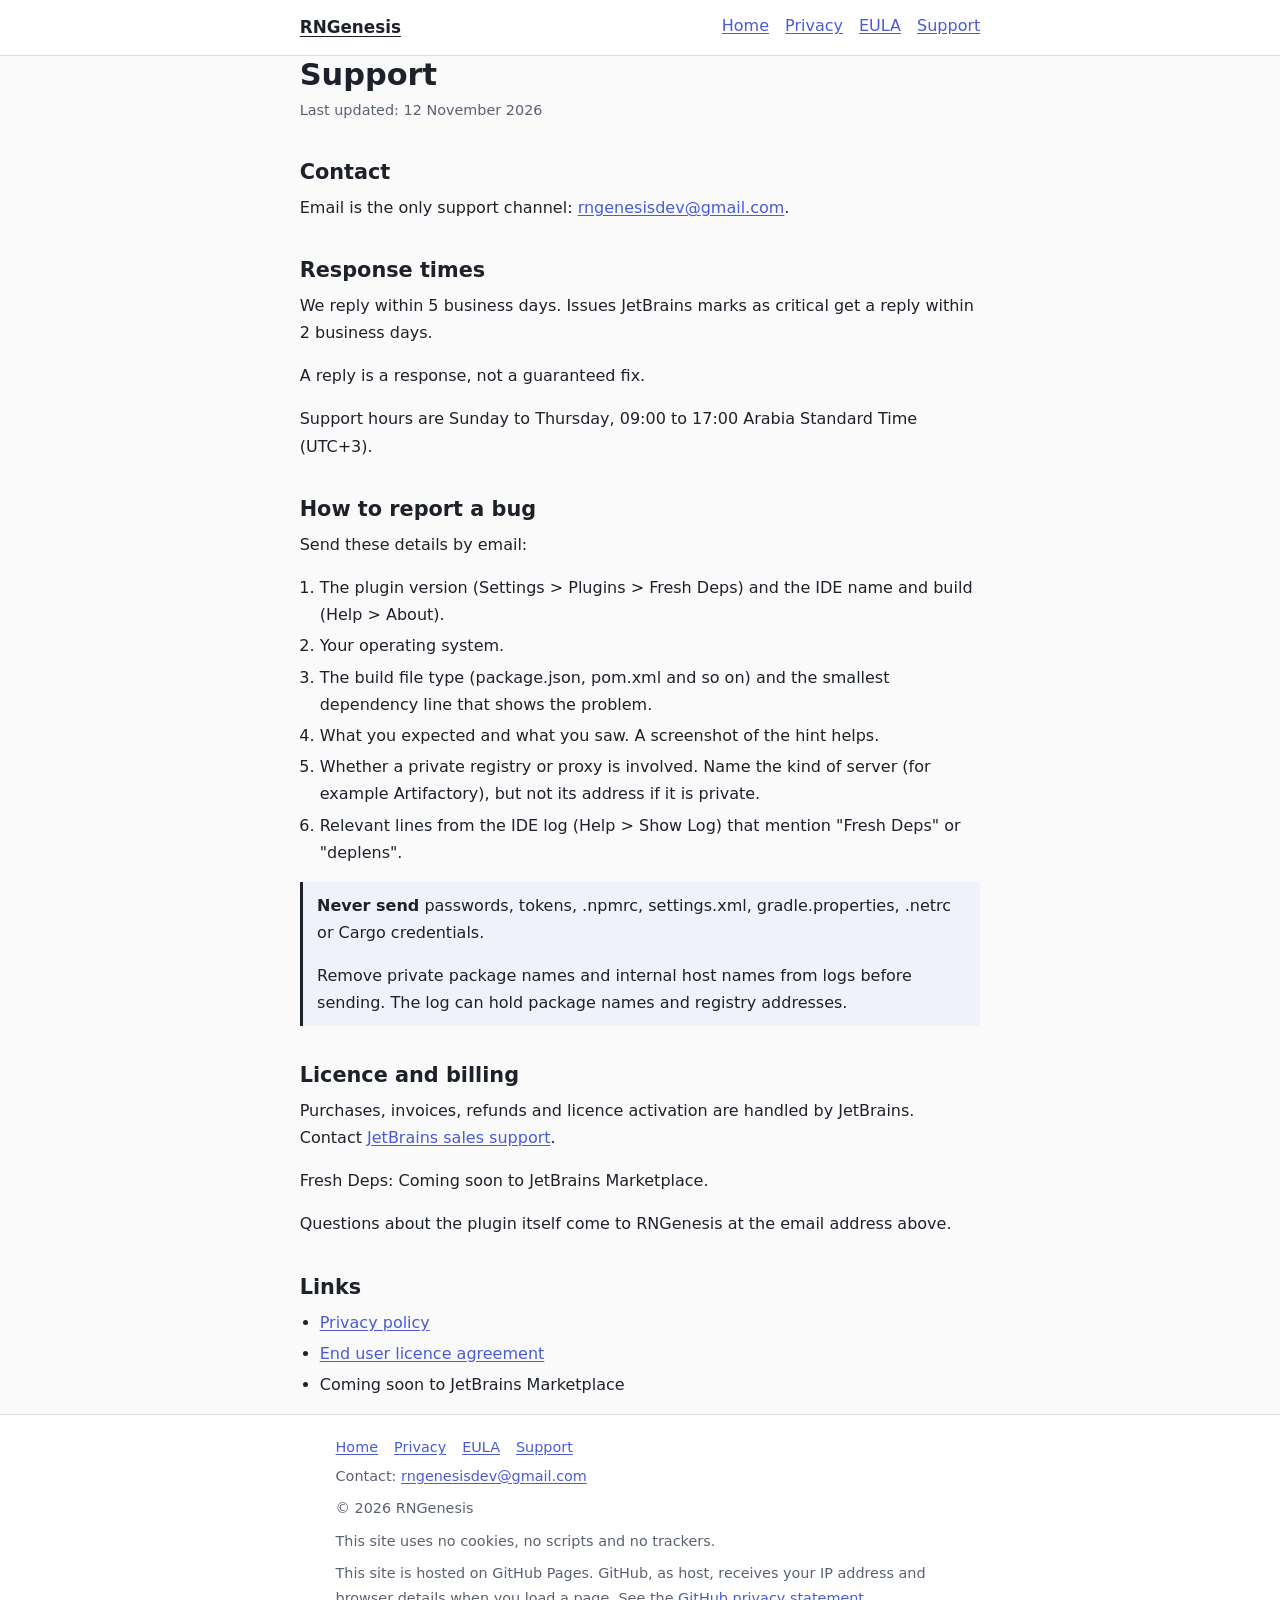
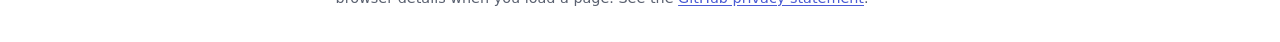
<file: support.html>
<!doctype html>
<html lang="en">
<head>
  <meta charset="utf-8">
  <meta name="viewport" content="width=device-width, initial-scale=1">
  <title>Support - Fresh Deps</title>
  <meta name="description" content="How to get help with the Fresh Deps JetBrains IDE plugin.">
  <link rel="stylesheet" href="style.css">
</head>
<body>

<header class="site-header">
  <div class="wrap">
    <a class="brand" href="index.html">RNGenesis</a>
    <nav aria-label="Main">
      <ul>
        <li><a href="index.html">Home</a></li>
        <li><a href="privacy.html">Privacy</a></li>
        <li><a href="eula.html">EULA</a></li>
        <li><a href="support.html">Support</a></li>
      </ul>
    </nav>
  </div>
</header>

<main class="wrap">

  <h1>Support</h1>
  <p class="updated">Last updated: 12 November 2026</p>


  <section>
    <h2>Contact</h2>
    <p>Email is the only support channel: <a href="mailto:rngenesisdev@gmail.com?subject=Fresh%20Deps%20support">rngenesisdev@gmail.com</a>.</p>
  </section>

  <section>
    <h2>Response times</h2>
    <p>We reply within 5 business days. Issues JetBrains marks as critical get a reply within 2 business days.</p>
    <p>A reply is a response, not a guaranteed fix.</p>
    <p>Support hours are Sunday to Thursday, 09:00 to 17:00 Arabia Standard Time (UTC+3).</p>
  </section>

  <section>
    <h2>How to report a bug</h2>
    <p>Send these details by email:</p>
    <ol>
      <li>The plugin version (Settings &gt; Plugins &gt; Fresh Deps) and the IDE name and build (Help &gt; About).</li>
      <li>Your operating system.</li>
      <li>The build file type (package.json, pom.xml and so on) and the smallest dependency line that shows the problem.</li>
      <li>What you expected and what you saw. A screenshot of the hint helps.</li>
      <li>Whether a private registry or proxy is involved. Name the kind of server (for example Artifactory), but not its address if it is private.</li>
      <li>Relevant lines from the IDE log (Help &gt; Show Log) that mention "Fresh Deps" or "deplens".</li>
    </ol>

    <div class="warning" role="note">
      <p><strong>Never send</strong> passwords, tokens, .npmrc, settings.xml, gradle.properties, .netrc or Cargo credentials.</p>
      <p>Remove private package names and internal host names from logs before sending. The log can hold package names and registry addresses.</p>
    </div>
  </section>

  <section>
    <h2>Licence and billing</h2>
    <p>Purchases, invoices, refunds and licence activation are handled by JetBrains. Contact <a href="https://sales.jetbrains.com/hc/en-gb">JetBrains sales support</a>.</p>
    <p>Fresh Deps: Coming soon to JetBrains Marketplace.</p>
    <p>Questions about the plugin itself come to RNGenesis at the email address above.</p>
  </section>

  <section>
    <h2>Links</h2>
    <ul>
      <li><a href="privacy.html">Privacy policy</a></li>
      <li><a href="eula.html">End user licence agreement</a></li>
      <li>Coming soon to JetBrains Marketplace</li>
    </ul>
  </section>

</main>

<footer class="site-footer">
  <div class="wrap">
    <nav aria-label="Footer">
      <ul>
        <li><a href="index.html">Home</a></li>
        <li><a href="privacy.html">Privacy</a></li>
        <li><a href="eula.html">EULA</a></li>
        <li><a href="support.html">Support</a></li>
      </ul>
    </nav>
    <p>Contact: <a href="mailto:rngenesisdev@gmail.com">rngenesisdev@gmail.com</a></p>
    <p>&copy; 2026 RNGenesis</p>
    <p>This site uses no cookies, no scripts and no trackers.</p>
    <p>This site is hosted on GitHub Pages. GitHub, as host, receives your IP address and browser details when you load a page. See the <a href="https://docs.github.com/en/site-policy/privacy-policies/github-general-privacy-statement">GitHub privacy statement</a>.</p>
  </div>
</footer>

</body>
</html>
</file>
<file: style.css>
/* Shared stylesheet for the RNGenesis site. No web fonts, no images, no scripts. */

:root {
  color-scheme: light dark;
  --bg: #fafafb;
  --surface: #ffffff;
  --text: #1d2129;
  --muted: #5a6170;
  --accent: #4a5bd4;
  --accent-text: #ffffff;
  --border: #d9dde6;
  --code-bg: #eef0f5;
  --note-bg: #f0f2fb;
  --focus: #4a5bd4;
  --font: system-ui, -apple-system, "Segoe UI", Roboto, "Helvetica Neue", Arial, sans-serif;
  --mono: ui-monospace, SFMono-Regular, Menlo, Consolas, "Liberation Mono", monospace;
}

@media (prefers-color-scheme: dark) {
  :root:not([data-theme="light"]) {
    --bg: #14161b;
    --surface: #1b1e25;
    --text: #e6e8ee;
    --muted: #a3a9b8;
    --accent: #8f9cf5;
    --accent-text: #14161b;
    --border: #2f3440;
    --code-bg: #242833;
    --note-bg: #1f2431;
    --focus: #8f9cf5;
  }
}

:root[data-theme="dark"] {
  --bg: #14161b;
  --surface: #1b1e25;
  --text: #e6e8ee;
  --muted: #a3a9b8;
  --accent: #8f9cf5;
  --accent-text: #14161b;
  --border: #2f3440;
  --code-bg: #242833;
  --note-bg: #1f2431;
  --focus: #8f9cf5;
}

* {
  box-sizing: border-box;
}

html {
  -webkit-text-size-adjust: 100%;
  text-size-adjust: 100%;
}

body {
  margin: 0;
  background: var(--bg);
  color: var(--text);
  font-family: var(--font);
  font-size: 1rem;
  line-height: 1.7;
}

.wrap {
  max-width: 70ch;
  margin: 0 auto;
  padding: 0 1rem;
}

/* Header */

.site-header {
  border-bottom: 1px solid var(--border);
  background: var(--surface);
}

.site-header .wrap {
  display: flex;
  flex-wrap: wrap;
  align-items: center;
  justify-content: space-between;
  gap: 0.5rem 1rem;
  padding-top: 0.75rem;
  padding-bottom: 0.75rem;
}

.brand {
  font-weight: 700;
  font-size: 1.05rem;
  color: var(--text);
}

.site-header nav ul,
.site-footer nav ul {
  list-style: none;
  margin: 0;
  padding: 0;
  display: flex;
  flex-wrap: wrap;
  gap: 0.25rem 1rem;
}

/* Main */

main {
  padding-top: 1.5rem;
  padding-bottom: 2rem;
}

h1 {
  font-size: 1.9rem;
  line-height: 1.25;
  margin: 0 0 0.25rem;
}

h2 {
  font-size: 1.3rem;
  line-height: 1.3;
  margin: 2.25rem 0 0.5rem;
}

p {
  margin: 0 0 1rem;
}

ul,
ol {
  margin: 0 0 1rem;
  padding-left: 1.25rem;
}

li {
  margin-bottom: 0.25rem;
}

.updated {
  color: var(--muted);
  font-size: 0.9rem;
  margin-bottom: 1.5rem;
}

.lead {
  font-size: 1.15rem;
  color: var(--text);
}

a {
  color: var(--accent);
  text-decoration: underline;
  text-underline-offset: 0.15em;
}

a:focus-visible,
.button:focus-visible {
  outline: 2px solid var(--focus);
  outline-offset: 2px;
}

code {
  font-family: var(--mono);
  font-size: 0.92em;
  background: var(--code-bg);
  padding: 0.05em 0.3em;
  border-radius: 4px;
}

/* Button */

.button {
  display: inline-block;
  background: var(--accent);
  color: var(--accent-text);
  text-decoration: none;
  font-weight: 600;
  padding: 0.6rem 1.1rem;
  border-radius: 6px;
  margin: 0.25rem 0 1rem;
}

.button:hover {
  filter: brightness(1.08);
}

/* Tables scroll sideways on narrow screens */

.table-wrap {
  overflow-x: auto;
  margin: 0 0 1rem;
  -webkit-overflow-scrolling: touch;
}

table {
  border-collapse: collapse;
  width: 100%;
  min-width: 16rem;
}

th,
td {
  border: 1px solid var(--border);
  padding: 0.6rem 0.75rem;
  text-align: left;
  vertical-align: top;
}

th {
  background: var(--surface);
  font-weight: 700;
}

td ul {
  margin-bottom: 0;
}

/* Footer */

.site-footer {
  border-top: 1px solid var(--border);
  background: var(--surface);
  color: var(--muted);
  font-size: 0.9rem;
}

.site-footer .wrap {
  padding-top: 1.25rem;
  padding-bottom: 1.5rem;
}

.site-footer p {
  margin-bottom: 0.5rem;
}

/* Warning box: safety notices, such as what never to send in a support email */

.warning {
  background: var(--note-bg);
  border-left: 3px solid var(--text);
  padding: 0.6rem 0.9rem;
  margin: 0 0 1rem;
  border-radius: 0 4px 4px 0;
}

.warning p:last-child {
  margin-bottom: 0;
}

/* Long variable names (for example CARGO_REGISTRIES_<NAME>_TOKEN) wrap instead of widening the page */

main li {
  overflow-wrap: break-word;
}

/* Small phones: keep the gutter at 16px, no horizontal page scroll */

@media (max-width: 380px) {
  h1 {
    font-size: 1.6rem;
  }

  h2 {
    font-size: 1.2rem;
  }
}
</file>
